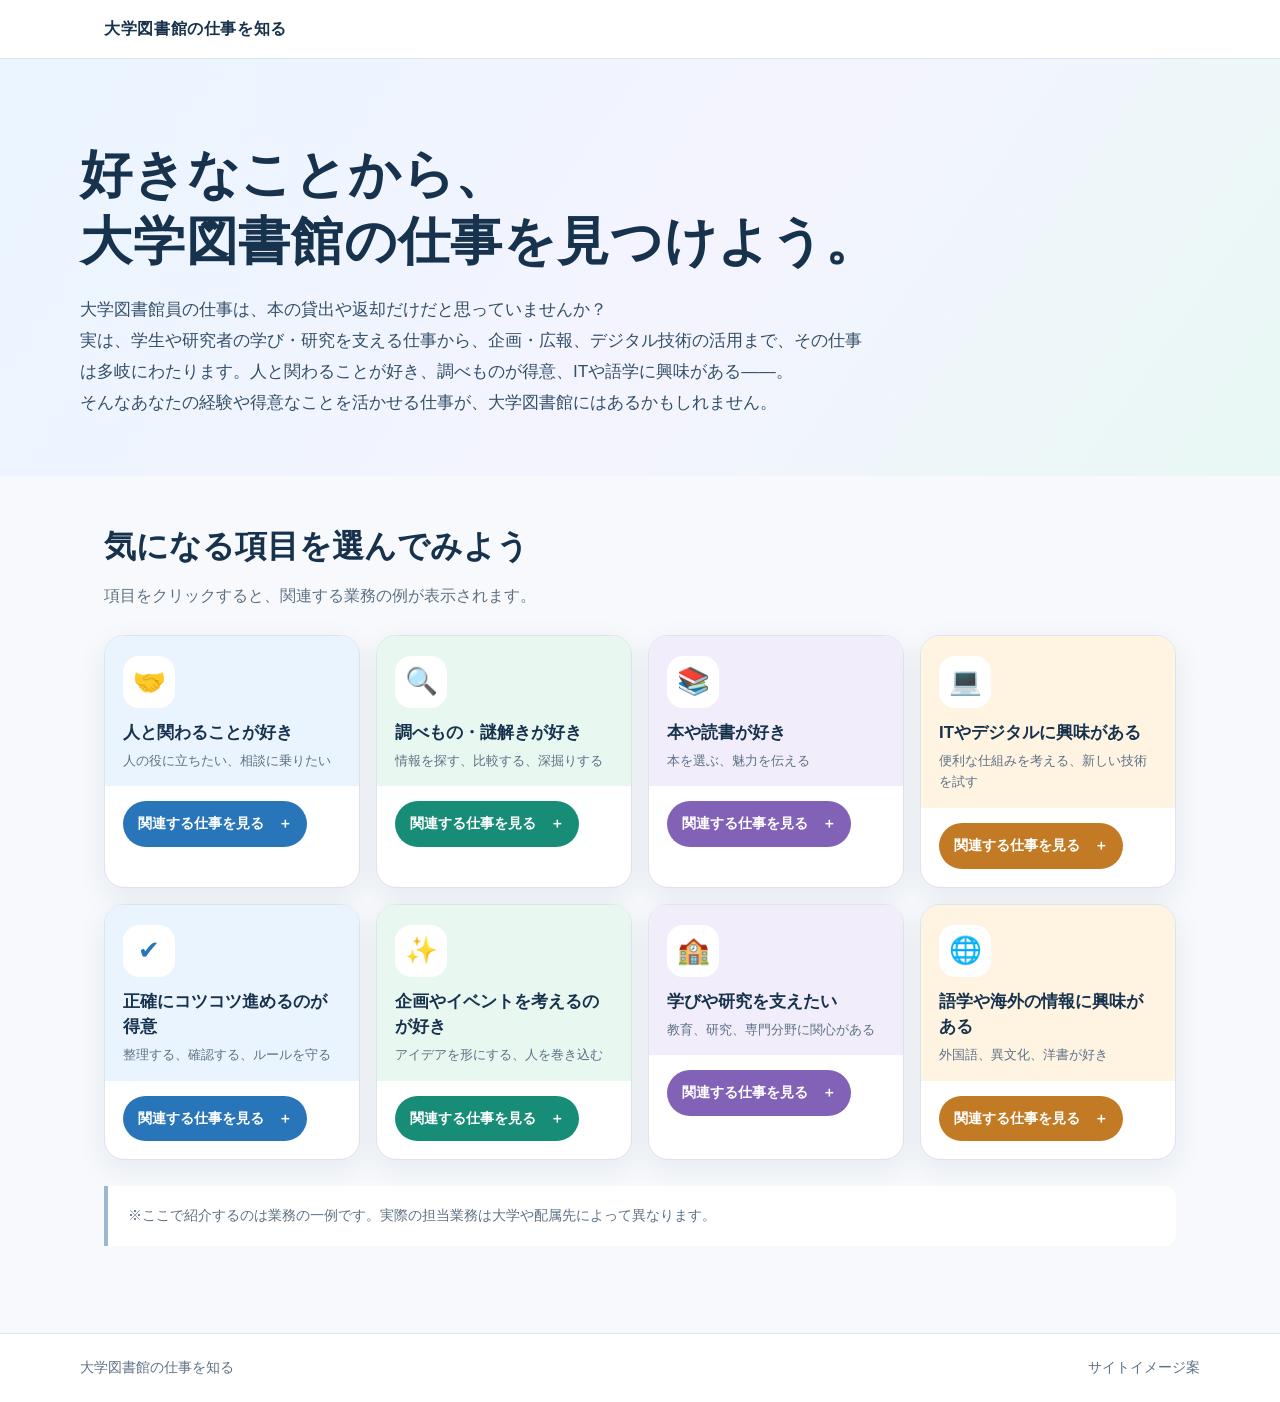
<file: index.html>
<!doctype html>
<html lang="ja">
<head>
  <meta charset="utf-8">
  <meta name="viewport" content="width=device-width, initial-scale=1">
  <meta name="description" content="好きなこと、得意なことから大学図書館員の仕事を探すお仕事図鑑。">
  <title>大学図書館の仕事を知る</title>
  <link rel="stylesheet" href="style.css">
</head>
<body>
<header class="site-header">
  <div class="header-inner">
    <div class="brand">大学図書館の仕事を知る</div>
  </div>
</header>
<section class="hero">
  <div class="hero-inner">
    <h1>好きなことから、<br>大学図書館の仕事を見つけよう。</h1>
    <p>大学図書館員の仕事は、本の貸出や返却だけだと思っていませんか？</p>
    <p>実は、学生や研究者の学び・研究を支える仕事から、企画・広報、デジタル技術の活用まで、その仕事は多岐にわたります。人と関わることが好き、調べものが得意、ITや語学に興味がある――。<br>そんなあなたの経験や得意なことを活かせる仕事が、大学図書館にはあるかもしれません。</p>
</section>
<main>
  <div class="section-heading">
    <h2>気になる項目を選んでみよう</h2>
    <p>項目をクリックすると、関連する業務の例が表示されます。</p>
  </div>
  <section class="interest-grid" aria-label="興味・得意なことから仕事を探す">
    <article class="interest-card">
      <div class="card-top"><div class="icon-bubble" aria-hidden="true">🤝</div><h3>人と関わることが好き</h3><p>人の役に立ちたい、相談に乗りたい</p></div>
      <div class="card-bottom"><button class="expand-button" aria-expanded="false" aria-controls="detail-1">関連する仕事を見る　＋</button></div>
      <div class="details" id="detail-1" hidden><h4>関連する業務の例</h4><ul><li>閲覧サービス・カウンター業務</li><li>レファレンスサービス</li><li>利用者向け講習会・情報リテラシー教育</li></ul><div class="appeal"><strong>この仕事の魅力</strong>利用者の声に直接応え、感謝の言葉や反応を通じて、自分の仕事が役立っていることを実感できます。</div></div>
    </article>
    <article class="interest-card">
      <div class="card-top"><div class="icon-bubble" aria-hidden="true">🔍</div><h3>調べもの・謎解きが好き</h3><p>情報を探す、比較する、深掘りする</p></div>
      <div class="card-bottom"><button class="expand-button" aria-expanded="false" aria-controls="detail-2">関連する仕事を見る　＋</button></div>
      <div class="details" id="detail-2" hidden><h4>関連する業務の例</h4><ul><li>レファレンスサービス</li><li>文献検索支援</li></ul><div class="appeal"><strong>この仕事の魅力</strong>複雑な問いを紐解き、膨大な情報の中から必要な資料や情報を探し出す。利用者の知的探究を支えるやりがいがあります。</div></div>
    </article>
    <article class="interest-card">
      <div class="card-top"><div class="icon-bubble" aria-hidden="true">📚</div><h3>本や読書が好き</h3><p>本を選ぶ、魅力を伝える</p></div>
      <div class="card-bottom"><button class="expand-button" aria-expanded="false" aria-controls="detail-3">関連する仕事を見る　＋</button></div>
      <div class="details" id="detail-3" hidden><h4>関連する業務の例</h4><ul><li>選書・図書の発注</li><li>展示企画・ブックリスト作成</li><li>貴重資料の管理・保存</li></ul><div class="appeal"><strong>この仕事の魅力</strong>自分の選書や展示をきっかけに、利用者が新しい本や分野に出会う。知識や関心の世界が広がる瞬間に立ち会えます。</div></div>
    </article>
    <article class="interest-card">
      <div class="card-top"><div class="icon-bubble" aria-hidden="true">💻</div><h3>ITやデジタルに興味がある</h3><p>便利な仕組みを考える、新しい技術を試す</p></div>
      <div class="card-bottom"><button class="expand-button" aria-expanded="false" aria-controls="detail-4">関連する仕事を見る　＋</button></div>
      <div class="details" id="detail-4" hidden><h4>関連する業務の例</h4><ul><li>図書館システムの運用</li><li>電子ジャーナル・電子書籍の管理</li><li>デジタルアーカイブの構築</li></ul><div class="appeal"><strong>この仕事の魅力</strong>新しい技術やシステムを取り入れ、これまで難しかった情報探索を可能にしたり、利用者の不便を解消することを目指します。</div></div>
    </article>
    <article class="interest-card">
      <div class="card-top"><div class="icon-bubble" aria-hidden="true">✔</div><h3>正確にコツコツ進めるのが得意</h3><p>整理する、確認する、ルールを守る</p></div>
      <div class="card-bottom"><button class="expand-button" aria-expanded="false" aria-controls="detail-5">関連する仕事を見る　＋</button></div>
      <div class="details" id="detail-5" hidden><h4>関連する業務の例</h4><ul><li>目録・書誌データ作成</li><li>図書/雑誌の受入・登録</li><li>電子資料の契約管理</li></ul><div class="appeal"><strong>この仕事の魅力</strong>正確なデータや適切な資料管理を積み重ねることで、何年先も必要な情報を見つけ、安心して利用できる環境を守ります。</div></div>
    </article>
    <article class="interest-card">
      <div class="card-top"><div class="icon-bubble" aria-hidden="true">✨</div><h3>企画やイベントを考えるのが好き</h3><p>アイデアを形にする、人を巻き込む</p></div>
      <div class="card-bottom"><button class="expand-button" aria-expanded="false" aria-controls="detail-6">関連する仕事を見る　＋</button></div>
      <div class="details" id="detail-6" hidden><h4>関連する業務の例</h4><ul><li>企画展示・イベントの企画</li><li>図書館広報・SNS・Webサイト運営</li><li>学内・地域との連携事業</li></ul><div class="appeal"><strong>この仕事の魅力</strong>展示やイベント、広報を通じて、利用者の知的好奇心を刺激し、新たな興味や発見のきっかけを投げかけます。</div></div>
    </article>
    <article class="interest-card">
      <div class="card-top"><div class="icon-bubble" aria-hidden="true">🏫</div><h3>学びや研究を支えたい</h3><p>教育、研究、専門分野に関心がある</p></div>
      <div class="card-bottom"><button class="expand-button" aria-expanded="false" aria-controls="detail-7">関連する仕事を見る　＋</button></div>
      <div class="details" id="detail-7" hidden><h4>関連する業務の例</h4><ul><li>オープンアクセス支援</li><li>文献取り寄せサービス（ILL）</li><li>授業・学習支援</li></ul><div class="appeal"><strong>この仕事の魅力</strong>学生の学びから研究者の専門的な探究まで、それぞれのニーズに応じて支援します。学びや研究に必要な情報と環境を整え、その可能性を広げます。</div></div>
    </article>
    <article class="interest-card">
      <div class="card-top"><div class="icon-bubble" aria-hidden="true">🌐</div><h3>語学や海外の情報に興味がある</h3><p>外国語、異文化、洋書が好き</p></div>
      <div class="card-bottom"><button class="expand-button" aria-expanded="false" aria-controls="detail-8">関連する仕事を見る　＋</button></div>
      <div class="details" id="detail-8" hidden><h4>関連する業務の例</h4><ul><li>海外文献の調達・ILL</li><li>外国語資料の整理</li><li>海外データベース・電子資料の管理</li></ul><div class="appeal"><strong>この仕事の魅力</strong>海外の文献や多様な言語の資料を扱い、国内だけでは得られない情報を大学の学びや研究へとつなげます。</div></div>
    </article>
  </section>
  <p class="note">※ここで紹介するのは業務の一例です。実際の担当業務は大学や配属先によって異なります。</p>
</main>
<footer class="footer"><div class="footer-inner"><span>大学図書館の仕事を知る</span><span>サイトイメージ案</span></div></footer>
<script>
document.querySelectorAll(".expand-button").forEach((button) => {
  button.addEventListener("click", () => {
    const details = document.getElementById(button.getAttribute("aria-controls"));
    const willOpen = details.hidden;
    details.hidden = !willOpen;
    button.setAttribute("aria-expanded", String(willOpen));
    button.textContent = willOpen ? "閉じる　−" : "関連する仕事を見る　＋";
  });
});
</script>
</body>
</html>
</file>
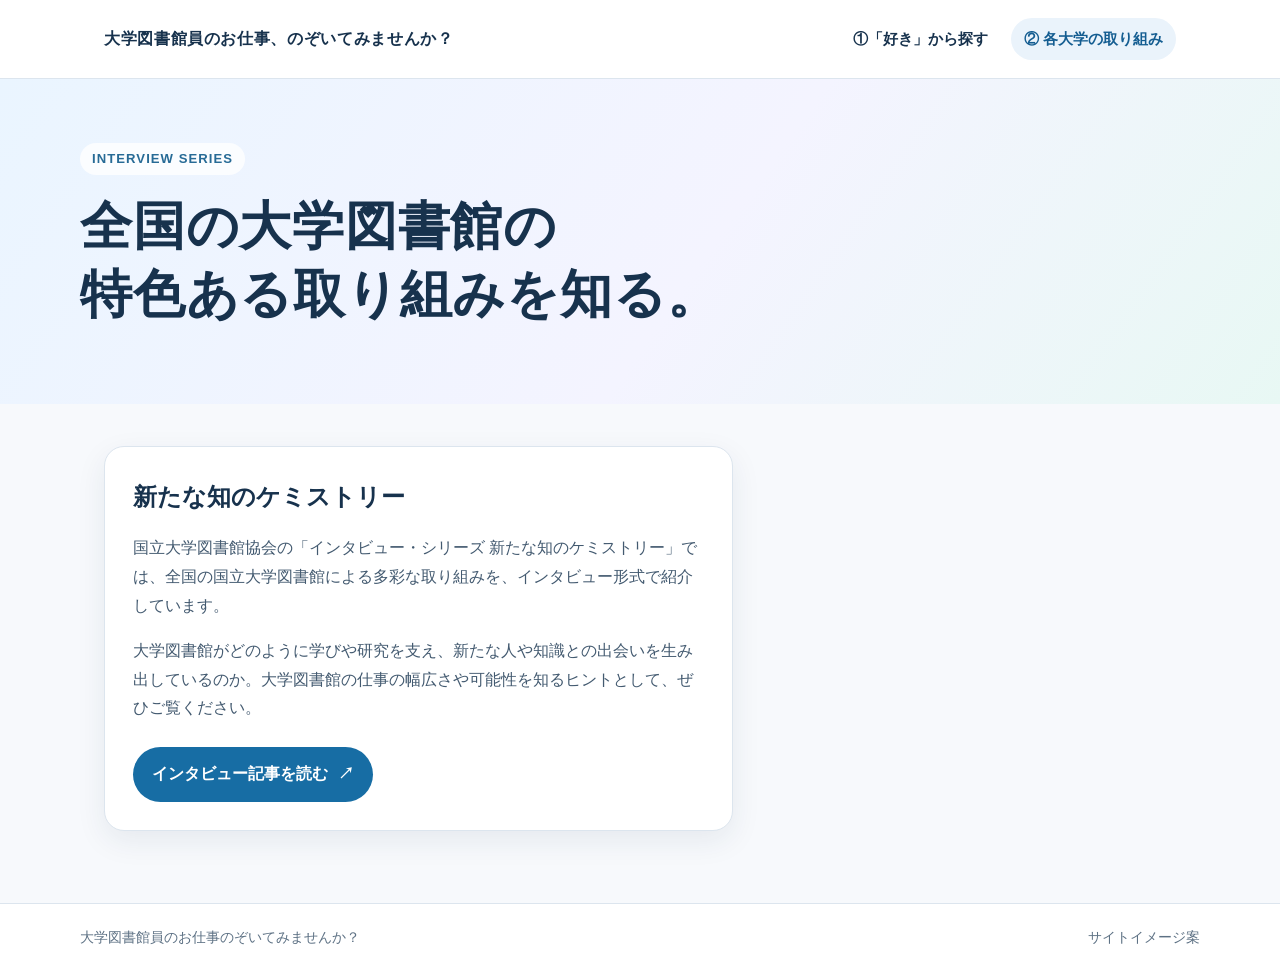
<file: initiatives.html>
<!doctype html>
<html lang="ja">
<head>
  <meta charset="utf-8">
  <meta name="viewport" content="width=device-width, initial-scale=1">
  <meta name="description" content="全国の国立大学図書館の特色ある取り組みを知る。">
  <title>大学図書館員のお仕事、のぞいてみませんか？</title>
  <link rel="stylesheet" href="style.css">
</head>
<body>
<header class="site-header">
  <div class="header-inner">
    <div class="brand">大学図書館員のお仕事、のぞいてみませんか？</div>
    <nav aria-label="メインナビゲーション">
      <a href="index.html">①「好き」から探す</a>
      <a href="initiatives.html" aria-current="page">② 各大学の取り組み</a>
    </nav>
  </div>
</header>
<section class="hero">
  <div class="hero-inner">
    <span class="eyebrow">INTERVIEW SERIES</span>
    <h1>全国の大学図書館の<br>特色ある取り組みを知る。</h1>
  </div>
</section>
<main>
  <div class="feature-page">
    <section class="feature-panel">
      <h2>新たな知のケミストリー</h2>
      <p>国立大学図書館協会の「インタビュー・シリーズ 新たな知のケミストリー」では、全国の国立大学図書館による多彩な取り組みを、インタビュー形式で紹介しています。</p>
      <p>大学図書館がどのように学びや研究を支え、新たな人や知識との出会いを生み出しているのか。大学図書館の仕事の幅広さや可能性を知るヒントとして、ぜひご覧ください。</p>
      <a class="resource-link" href="https://www.janul.jp/ja/projects/ga/interview" target="_blank" rel="noopener noreferrer">インタビュー記事を読む <span aria-hidden="true">↗</span></a>
    </section>
  </div>
</main>
<footer class="footer"><div class="footer-inner"><span>大学図書館員のお仕事のぞいてみませんか？</span><span>サイトイメージ案</span></div></footer>
</body>
</html>
</file>
<file: style.css>
:root {
  --ink: #17324d;
  --muted: #5d7184;
  --paper: #f7f9fc;
  --line: #dce5ee;
  --blue: #2876b9;
  --teal: #138c88;
  --shadow: 0 10px 30px rgba(24, 52, 78, .08);
}
* { box-sizing: border-box; }
html { scroll-behavior: smooth; }
body {
  margin: 0; background: var(--paper); color: var(--ink);
  font-family: -apple-system, BlinkMacSystemFont, "Segoe UI", "Noto Sans JP", "Hiragino Kaku Gothic ProN", Meiryo, sans-serif;
  line-height: 1.8;
}
a { color: var(--blue); }
a:focus-visible, button:focus-visible { outline: 3px solid #f2b84b; outline-offset: 3px; }
.site-header { background: #fff; border-bottom: 1px solid var(--line); }
.header-inner { max-width: 1120px; margin: auto; padding: 18px 24px; display: flex; align-items: center; justify-content: space-between; gap: 18px; }
.brand { font-weight: 800; letter-spacing: .04em; line-height: 1.35; }
.brand small { display: block; color: var(--muted); font-size: .72rem; font-weight: 600; letter-spacing: .08em; }
nav { display: flex; gap: 10px; flex-wrap: wrap; }
nav a { text-decoration: none; padding: 8px 13px; border-radius: 999px; color: var(--ink); font-size: .92rem; font-weight: 700; }
nav a:hover, nav a[aria-current="page"] { background: #eaf3fb; color: #145d91; }
.hero { background: linear-gradient(125deg, #eaf5ff 0%, #f4f4ff 55%, #e8f8f4 100%); padding: 64px 24px 58px; }
.hero-inner { max-width: 1120px; margin: auto; }
.eyebrow { display: inline-block; padding: 4px 12px; border-radius: 999px; background: rgba(255,255,255,.8); color: #276b96; font-size: .82rem; font-weight: 800; letter-spacing: .08em; }
h1 { font-size: clamp(2rem, 5vw, 3.25rem); line-height: 1.3; letter-spacing: .015em; margin: 18px 0 18px; }
.hero p { max-width: 790px; margin: 0; font-size: 1.08rem; color: #344f68; }
.hero .closing { margin-top: 18px; font-weight: 800; color: #155e78; }
main { max-width: 1120px; margin: auto; padding: 42px 24px 72px; }
.section-heading { margin-bottom: 24px; }
.section-heading h2 { margin: 0 0 6px; font-size: clamp(1.45rem, 3vw, 2rem); }
.section-heading p { color: var(--muted); margin: 0; }
.interest-grid { display: grid; grid-template-columns: repeat(4, minmax(0, 1fr)); gap: 16px; }
.interest-card { --accent: #2876b9; --tint: #eaf4ff; background: white; border: 1px solid var(--line); border-radius: 20px; overflow: hidden; box-shadow: var(--shadow); display: flex; flex-direction: column; min-width: 0; }
.interest-card:nth-child(4n+2) { --accent: #178c76; --tint: #e8f7f0; }
.interest-card:nth-child(4n+3) { --accent: #8262b7; --tint: #f1edfb; }
.interest-card:nth-child(4n+4) { --accent: #c27b24; --tint: #fff3e2; }
.card-top { background: var(--tint); padding: 20px 18px 15px; min-height: 150px; }
.icon-bubble { display: grid; place-items: center; width: 52px; height: 52px; border-radius: 16px; background: #fff; color: var(--accent); font-size: 1.65rem; margin-bottom: 12px; }
.card-top h3 { font-size: 1.05rem; line-height: 1.5; margin: 0 0 5px; }
.card-top p { margin: 0; font-size: .84rem; color: var(--muted); line-height: 1.6; }
.card-bottom { padding: 15px 18px 18px; display: flex; flex-direction: column; align-items: flex-start; gap: 12px; flex: 1; }
.expand-button { border: 0; background: var(--accent); color: #fff; border-radius: 999px; padding: 10px 15px; font: inherit; font-size: .9rem; font-weight: 800; cursor: pointer; }
.expand-button:hover { filter: brightness(.94); }
.details { padding: 0 18px 20px; }
.details[hidden] { display: none; }
.details h4 { margin: 0 0 7px; font-size: .9rem; color: var(--accent); }
.details ul { margin: 0 0 16px; padding-left: 1.25rem; }
.details li { margin: 3px 0; font-size: .93rem; }
.appeal { background: var(--tint); border-radius: 12px; padding: 13px 14px; font-size: .92rem; }
.appeal strong { display: block; color: var(--accent); margin-bottom: 3px; }
.note { margin-top: 26px; padding: 17px 20px; border-left: 4px solid #9ab8d1; background: #fff; border-radius: 0 12px 12px 0; color: var(--muted); font-size: .9rem; }
.callout { margin-top: 42px; padding: 28px; border-radius: 22px; background: #17324d; color: #fff; display: flex; align-items: center; justify-content: space-between; gap: 20px; }
.callout h2 { margin: 0 0 5px; font-size: 1.35rem; }
.callout p { margin: 0; color: #d9e7f4; }
.callout a { flex-shrink: 0; display: inline-block; color: #17324d; background: #fff; text-decoration: none; font-weight: 800; padding: 11px 17px; border-radius: 999px; }
.feature-page { display: grid; grid-template-columns: 1.2fr .8fr; gap: 24px; align-items: stretch; }
.feature-panel { background: #fff; border: 1px solid var(--line); border-radius: 20px; padding: 28px; box-shadow: var(--shadow); }
.feature-panel h2 { margin: 0 0 10px; }
.feature-panel p { color: #435a70; }
.feature-visual { border-radius: 20px; background: linear-gradient(145deg, #dff2ee, #e9f2ff); padding: 28px; display: flex; flex-direction: column; justify-content: center; min-height: 280px; }
.feature-visual .big-icon { font-size: 3.5rem; }
.feature-visual strong { font-size: 1.25rem; margin-top: 10px; }
.feature-visual span { color: #49677b; }
.resource-link { display: inline-flex; align-items: center; gap: 10px; background: #176da4; color: #fff; text-decoration: none; padding: 13px 19px; border-radius: 999px; font-weight: 800; margin-top: 8px; }
.resource-link:hover { background: #125780; }
.footer { border-top: 1px solid var(--line); background: #fff; padding: 22px 24px; color: var(--muted); font-size: .85rem; }
.footer-inner { max-width: 1120px; margin: auto; display: flex; justify-content: space-between; gap: 15px; flex-wrap: wrap; }
@media (max-width: 900px) { .interest-grid { grid-template-columns: repeat(2, minmax(0, 1fr)); } .feature-page { grid-template-columns: 1fr; } }
@media (max-width: 560px) {
  .header-inner { align-items: flex-start; flex-direction: column; padding: 15px 18px; }
  nav { gap: 3px; }
  nav a { padding: 7px 10px; font-size: .85rem; }
  .hero { padding: 42px 18px; }
  main { padding: 30px 18px 52px; }
  .interest-grid { grid-template-columns: 1fr; }
  .card-top { min-height: auto; }
  .callout { flex-direction: column; align-items: flex-start; padding: 23px; }
}
</file>
